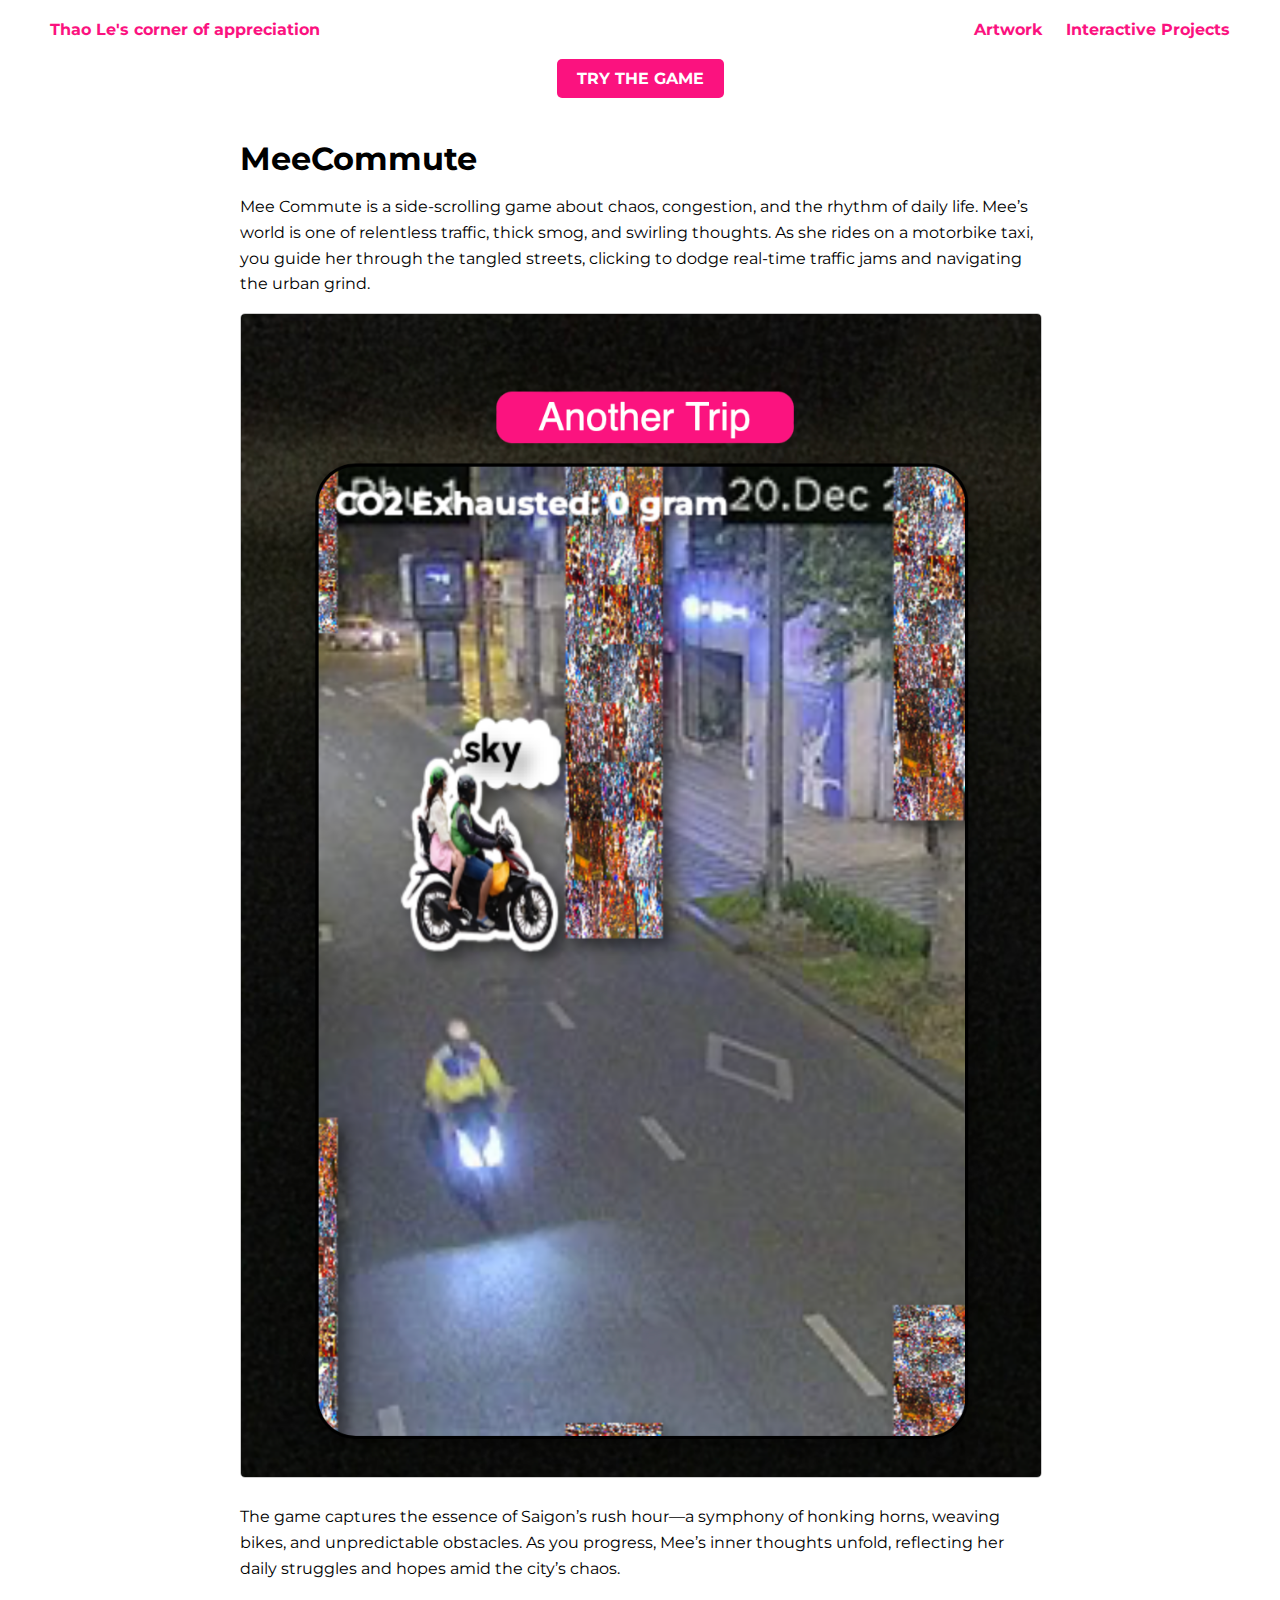
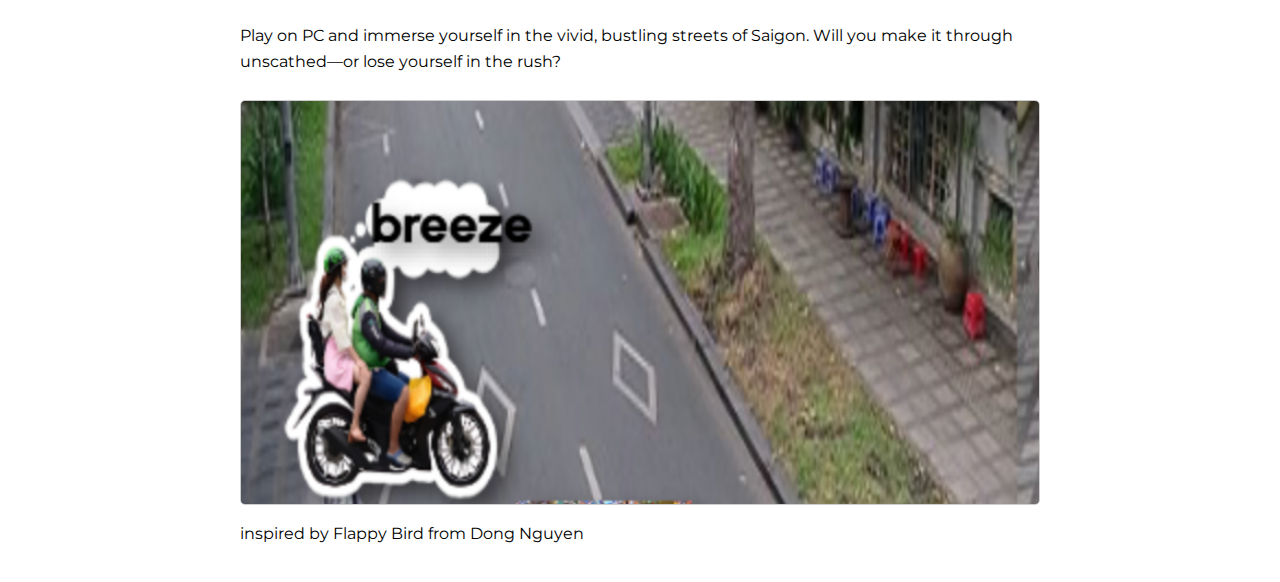
<file: interaction_Flappy.html>
<!DOCTYPE html>
<html lang="en">
<head>
    <meta charset="UTF-8">
    <meta name="viewport" content="width=device-width, initial-scale=1.0">
    <title>MeeCommute</title>
    <link rel="stylesheet" href="Rabbit.css">
    <link rel="preconnect" href="https://fonts.googleapis.com">
    <link rel="preconnect" href="https://fonts.gstatic.com" crossorigin>
    <link href="https://fonts.googleapis.com/css2?family=Advent+Pro:ital,wght@0,100..900;1,100..900&family=Anta&family=Lilita+One&family=Montserrat:ital,wght@0,100..900;1,100..900&family=Phudu:wght@300..900&family=Playwrite+VN:wght@100..400&family=Urbanist:ital,wght@0,100..900;1,100..900&display=swap" rel="stylesheet">
    <meta name="description" content="Thao Le's portfolio">
</head>
<body>

  <nav class="navbar">
    <a href="/index.html" >
      <div class="nav-left">Thao Le's corner of appreciation</div>
    </a>
    
    <div class="nav-center">
      <a href="/artwork.html">Artwork</a>
      <a href="/intractive.html">Interactive Projects</a>
      <!-- <a href="#artwork">Resume</a> -->
    </div>
  </nav>
    <div class="sticky-button">
        <a href="https://meecommute.lethanhthao.com/" class="button-link">TRY THE GAME</a>
    </div>
    <div class="content">
        <h1>MeeCommute</h1>
        <p>Mee Commute is a side-scrolling game about chaos, congestion, and the rhythm of daily life. Mee’s world is one of relentless traffic, thick smog, and swirling thoughts. As she rides on a motorbike taxi, you guide her through the tangled streets, clicking to dodge real-time traffic jams and navigating the urban grind.
        </p>
       
        <div class="image-gallery">
            <img src="/main_asset/mee_commute2.png" alt="Amber Row Image 0">
            <p>The game captures the essence of Saigon’s rush hour—a symphony of honking horns, weaving bikes, and unpredictable obstacles. As you progress, Mee’s inner thoughts unfold, reflecting her daily struggles and hopes amid the city’s chaos.
            </p>
       
          <p>
            Play on PC and immerse yourself in the vivid, bustling streets of Saigon. Will you make it through unscathed—or lose yourself in the rush?

          </p>            <img src="/main_asset/mee_commute3.png" alt="Amber Row Image 2">
            <!-- Add more images as needed -->
        </div>
      <p>inspired by Flappy Bird from Dong Nguyen</p>
    </div>
</body>
</html>
</file>
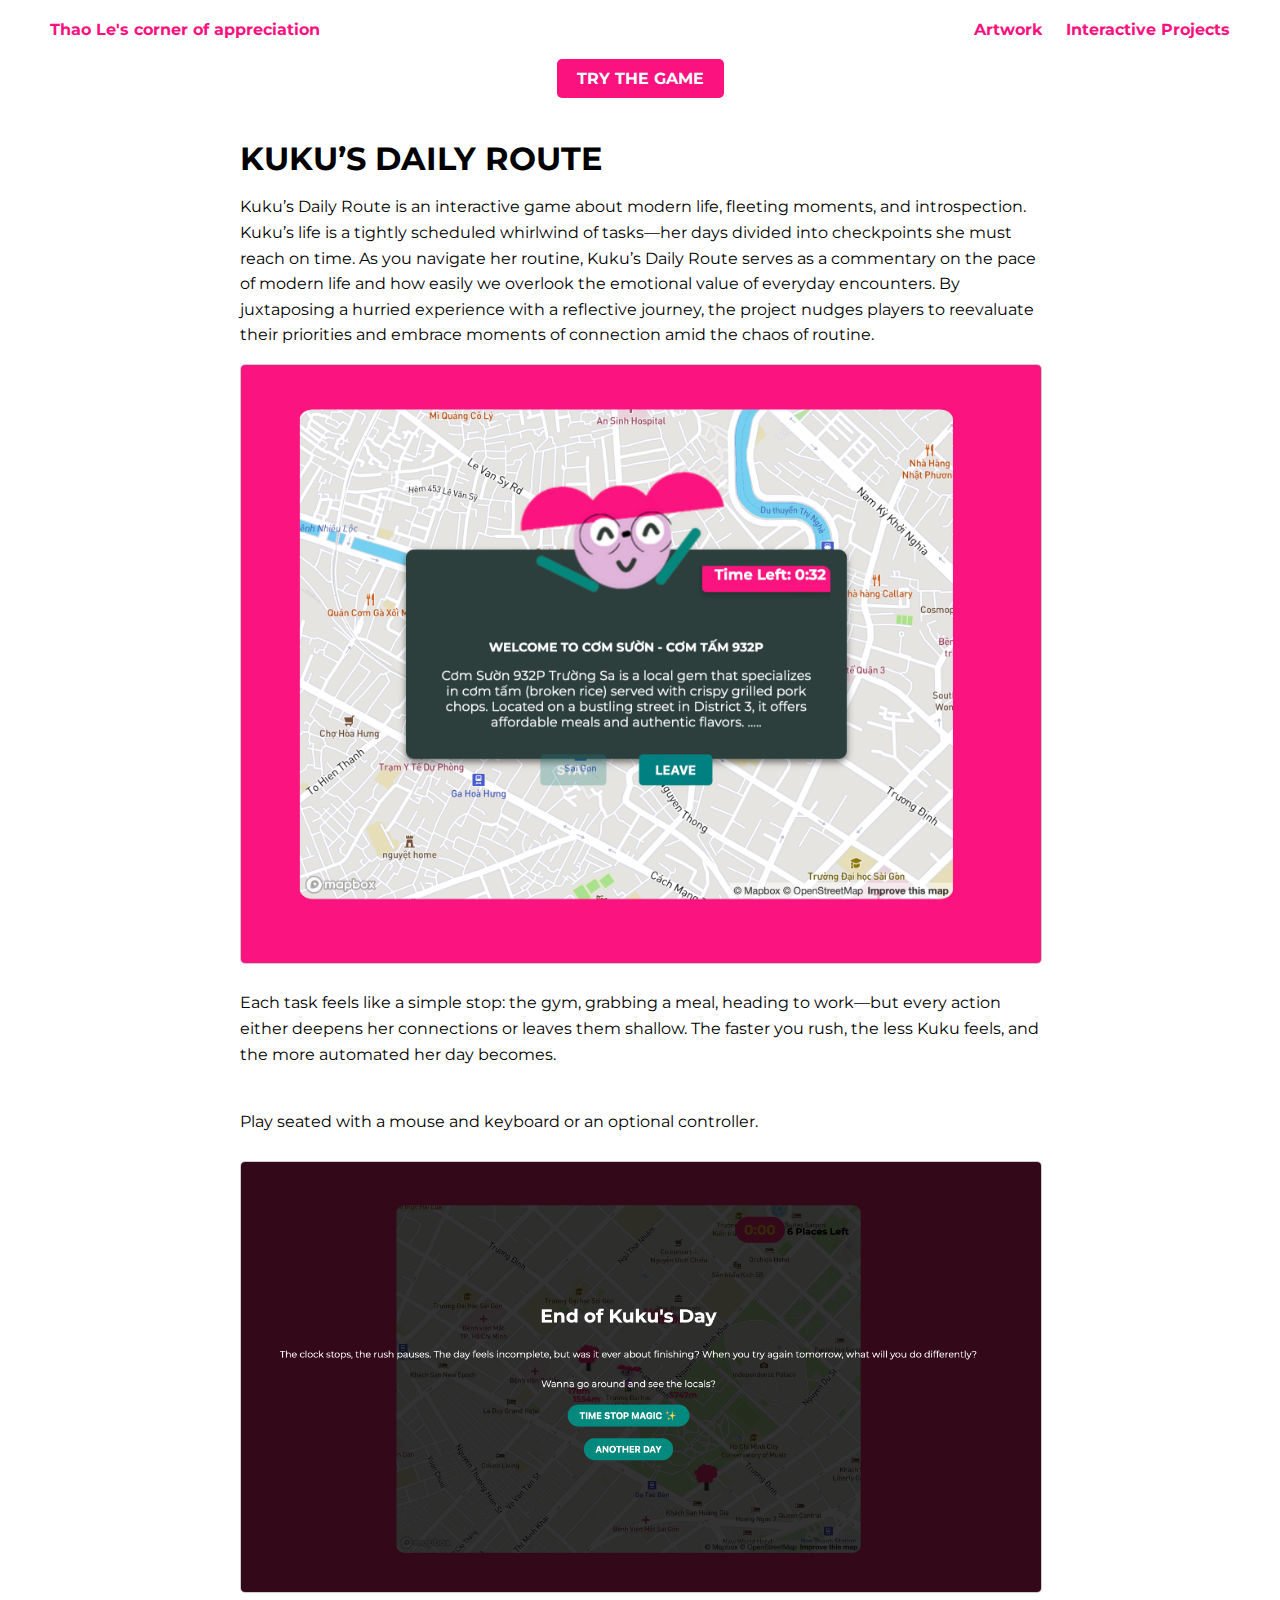
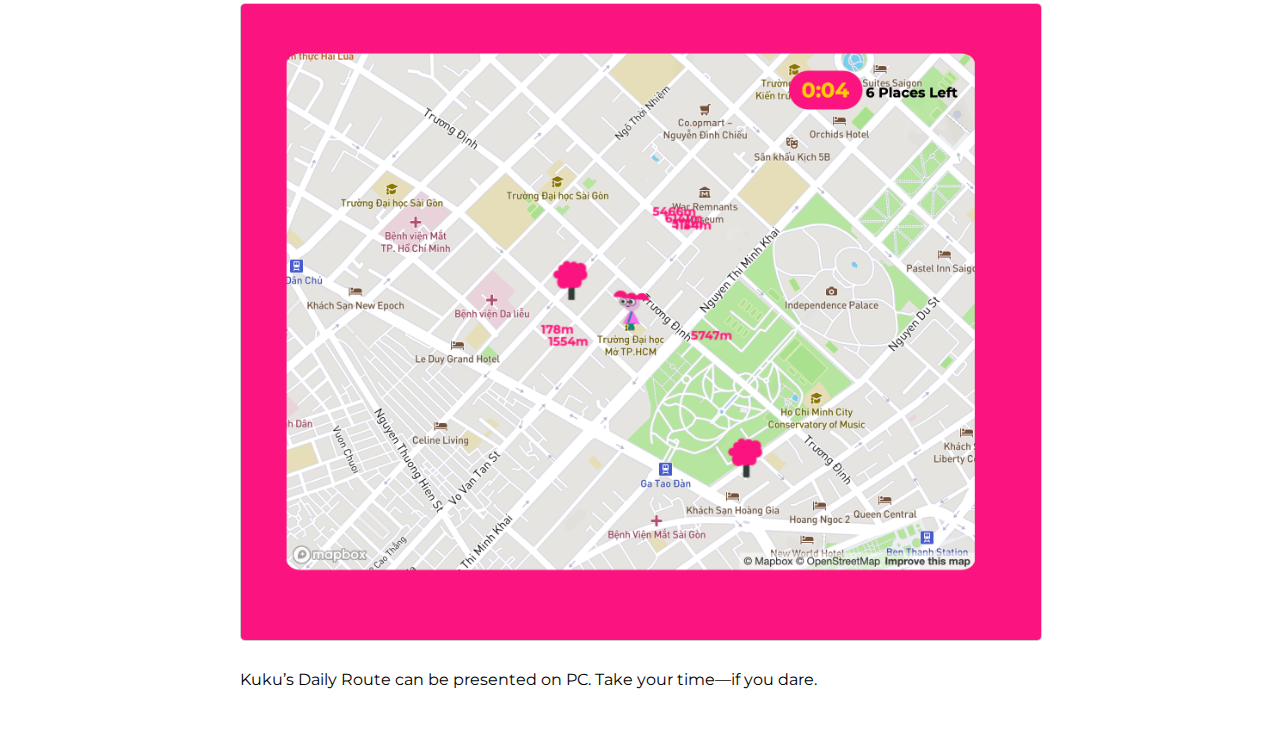
<file: interaction_Rabbit.html>
<!DOCTYPE html>
<html lang="en">
<head>
    <meta charset="UTF-8">
    <meta name="viewport" content="width=device-width, initial-scale=1.0">
    <title>KUKU’S DAILY ROUTE</title>
    <link rel="stylesheet" href="Rabbit.css">
    <link rel="preconnect" href="https://fonts.googleapis.com">
    <link rel="preconnect" href="https://fonts.gstatic.com" crossorigin>
    <link href="https://fonts.googleapis.com/css2?family=Advent+Pro:ital,wght@0,100..900;1,100..900&family=Anta&family=Lilita+One&family=Montserrat:ital,wght@0,100..900;1,100..900&family=Phudu:wght@300..900&family=Playwrite+VN:wght@100..400&family=Urbanist:ital,wght@0,100..900;1,100..900&display=swap" rel="stylesheet">
    <meta name="description" content="Thao Le's portfolio">
</head>
<body>

  <nav class="navbar">
    <a href="/index.html" >
      <div class="nav-left">Thao Le's corner of appreciation</div>
    </a>
    
    <div class="nav-center">
      <a href="/artwork.html">Artwork</a>
      <a href="/intractive.html">Interactive Projects</a>
      <!-- <a href="#artwork">Resume</a> -->
    </div>
  </nav>
    <div class="sticky-button">
        <a href="https://kukudailyroute.lethanhthao.com/" class="button-link">TRY THE GAME</a>
    </div>
    <div class="content">
        <h1>KUKU’S DAILY ROUTE</h1>
        <p>Kuku’s Daily Route is an interactive game about modern life, fleeting moments, and introspection. Kuku’s life is a tightly scheduled whirlwind of tasks—her days divided into checkpoints she must reach on time. As you navigate her routine, Kuku’s Daily Route serves as a commentary on the pace of modern life and how easily we overlook the emotional value of everyday encounters. By juxtaposing a hurried experience with a reflective journey, the project nudges players to reevaluate their priorities and embrace moments of connection amid the chaos of routine.
        </p>
     
        <div class="image-gallery">
            <img src="/main_asset/kuku4.png" alt="Amber Row Image 0">
            <p>Each task feels like a simple stop: the gym, grabbing a meal, heading to work—but every action either deepens her connections or leaves them shallow. The faster you rush, the less Kuku feels, and the more automated her day becomes.
       
        
            <p>Play seated with a mouse and keyboard or an optional controller.
            </p>
            
           
            <img src="/main_asset/kuku2.png" alt="Amber Row Image 0">
            <img src="/main_asset/kuku3.png" alt="Amber Row Image 2">
          
            <p>Kuku’s Daily Route can be presented on PC. Take your time—if you dare.</p>
           
       
    </div>
</body>
</html>
</file>
<file: Rabbit.css>
body {
    font-family: "Montserrat", sans-serif;
    margin: 0;
    padding: 0;
    background-color: #fff;
    color: #000;
}

.content {
    max-width: 800px;
    margin: 0 auto;
    padding: 20px;
}

h1 {
    font-size: 2em;
    margin-bottom: 0.5em;
}

p {
    line-height: 1.6;
    margin-bottom: 1em;
}

.image-gallery {
    display: flex;
    flex-wrap: wrap;
    gap: 10px;
    margin-bottom: 1em;
}

.image-gallery img {
    width: 100%;
    max-width: 1280px;
    height: auto;
    border: 1px solid #ccc;
    border-radius: 5px;
}

a {
    color: #000;
    text-decoration: none;
}

a:hover {
    text-decoration: underline;
}

.sticky-button {
    position: -webkit-sticky; /* For Safari */
    position: sticky;
    top: 1rem;
    width: 100%;
    text-align: center;
    padding: 10px 0;
    z-index: 1000;
}

.button-link {
    text-decoration: none;
    background-color: #FB127F;
    padding: 10px 20px;
    border-radius: 5px;
    font-size: 16px;
    color: white;
    font-weight: bold;
    transition: background-color 0.3s ease, border-radius 0.3s ease; /* Added border-radius transition */
}

.button-link:hover {
    background-color: #ff6ee0;
    border-radius: 15px; /* Increased border-radius on hover */
}



.navbar {
    display: flex;
    justify-content: space-between;
    align-items: center;
    padding: 20px 40px;
    background-color: #fff;
    /* border-bottom: 1px solid #ddd; */
  }
  
  .navbar a {
    text-decoration: none;
    color: #FB127F;
    margin: 0 10px;
  }
  
  .nav-left{
    font-weight: bold;
  }

  .navbar a {
  text-decoration: none;
  color: #FB127F;
  margin: 0 10px;
  position: relative;
  font-weight: bold;
}

.navbar a::after {
  content: '';
  position: absolute;
  left: 0;
  bottom: -2px; /* Position the underline just below the text */
  width: 0; /* Start with no width */
  height: 2px; /* Thickness of the underline */
  background-color: #FB127F;
  transition: width 0.3s ease-in-out; /* Smooth animation */
}

.navbar a:hover::after {
  width: 100%; /* Expand the underline to full width on hover */
}
</file>
